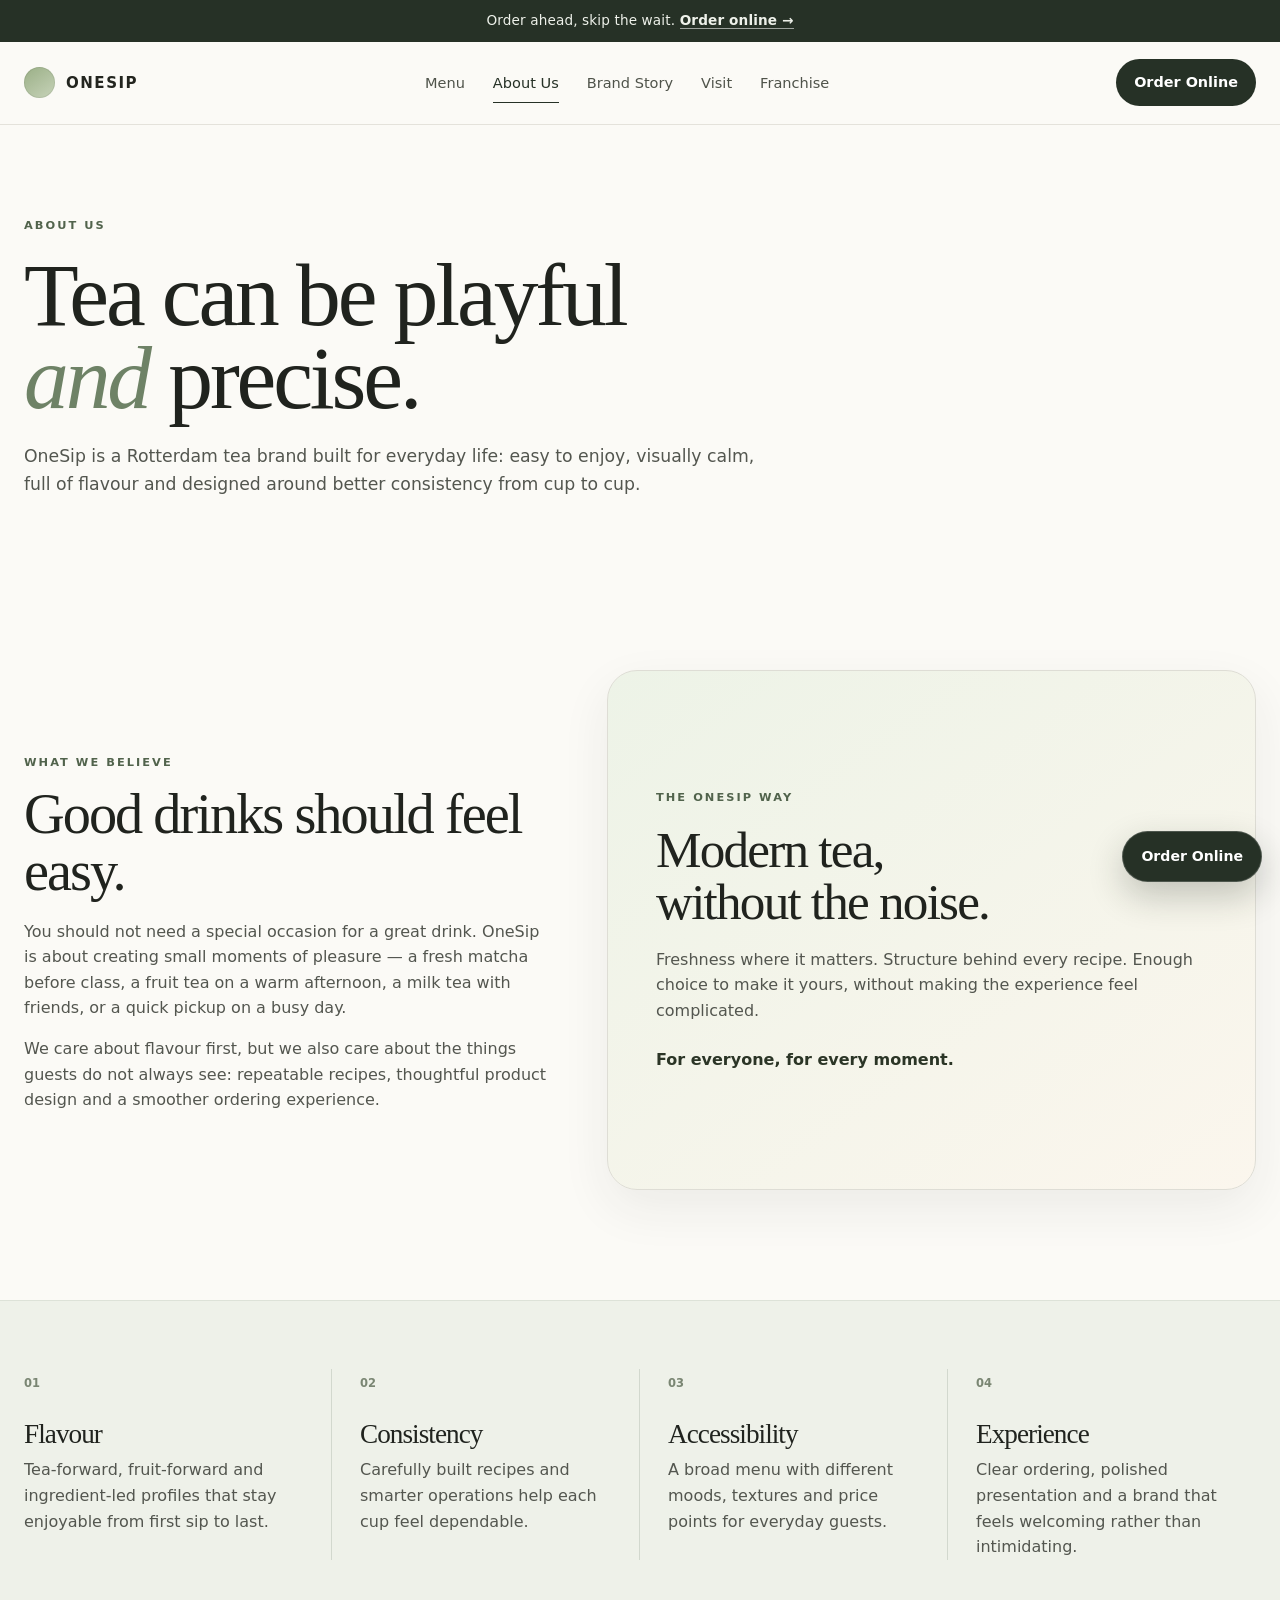
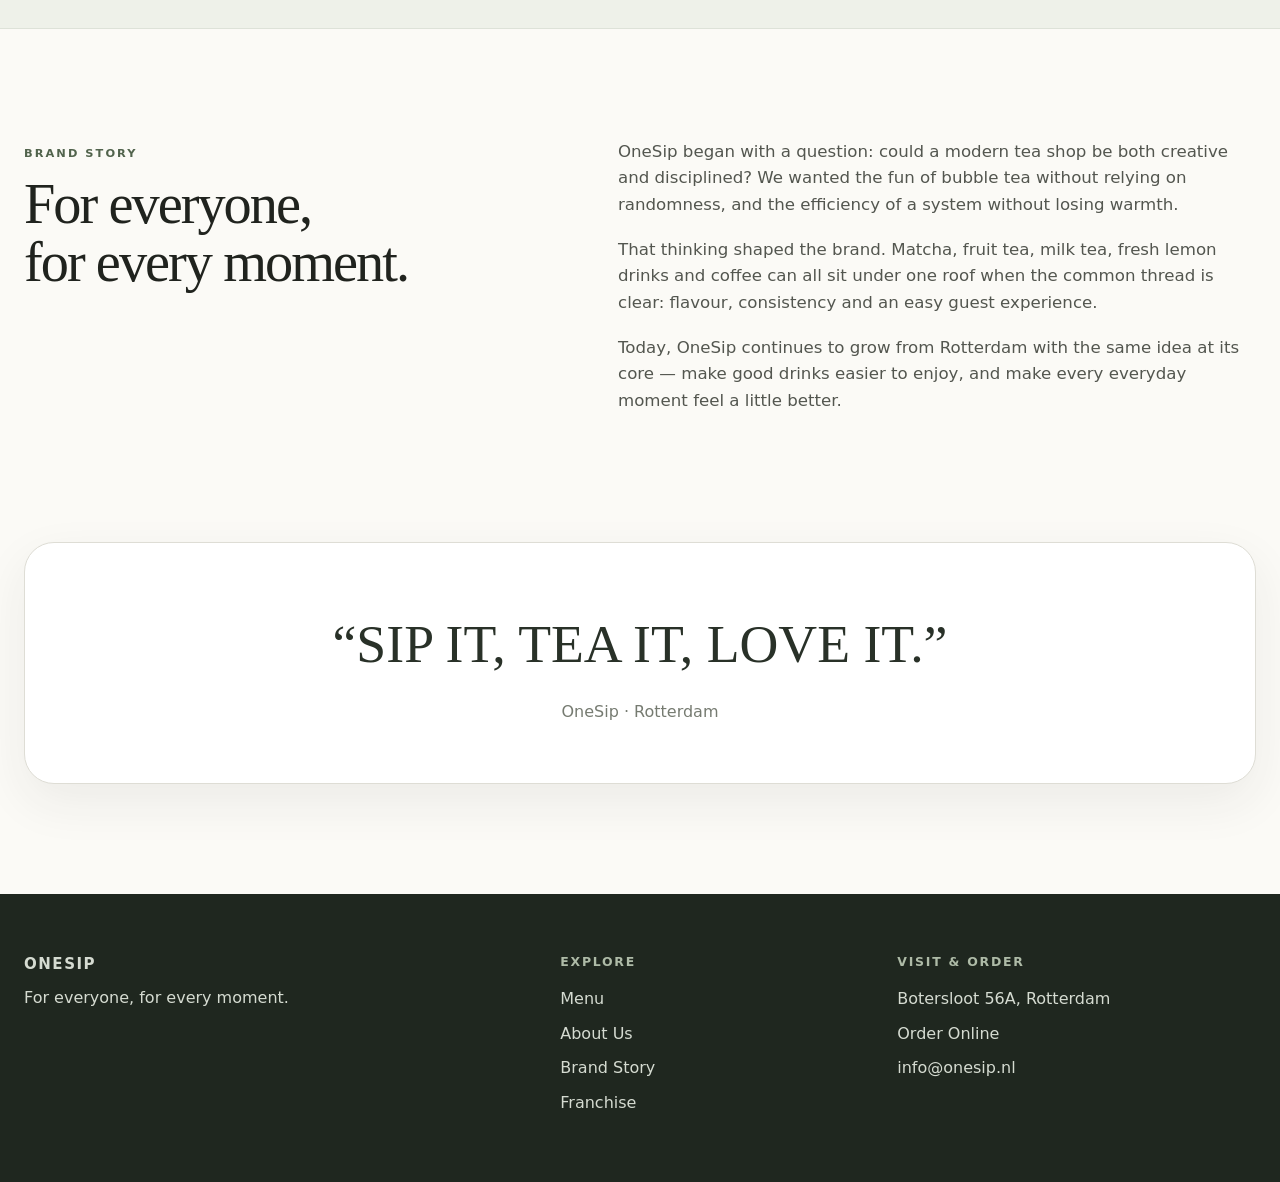
<file: about.html>
<!doctype html>
<html lang="en">
<head><meta charset="utf-8"><meta name="viewport" content="width=device-width,initial-scale=1"><title>About OneSip | Our Story</title><meta name="description" content="Discover OneSip Rotterdam: a modern tea brand built around flavour, consistency, accessibility and a better everyday drink experience."><link rel="stylesheet" href="styles.css"></head>
<body>
  <div class="topbar">Order ahead, skip the wait. <a href="https://onesip-m.eu.restosuite.ai/">Order online →</a></div>
  <header class="site-header"><div class="shell header-inner"><a class="brand" href="index.html"><span class="brand-dot"></span><span>ONESIP</span></a><nav class="nav"><a href="menu.html">Menu</a><a class="active" href="about.html">About Us</a><a href="#story">Brand Story</a><a href="visit.html">Visit</a><a href="franchise.html">Franchise</a></nav><a class="order-btn" href="https://onesip-m.eu.restosuite.ai/">Order Online</a></div></header>
  <main>
    <section class="shell page-hero"><span class="eyebrow">ABOUT US</span><h1>Tea can be playful<br><em>and</em> precise.</h1><p class="lead narrow">OneSip is a Rotterdam tea brand built for everyday life: easy to enjoy, visually calm, full of flavour and designed around better consistency from cup to cup.</p></section>

    <section class="shell about-grid section">
      <div class="about-copy"><span class="eyebrow">WHAT WE BELIEVE</span><h2>Good drinks should feel easy.</h2><p>You should not need a special occasion for a great drink. OneSip is about creating small moments of pleasure — a fresh matcha before class, a fruit tea on a warm afternoon, a milk tea with friends, or a quick pickup on a busy day.</p><p>We care about flavour first, but we also care about the things guests do not always see: repeatable recipes, thoughtful product design and a smoother ordering experience.</p></div>
      <div class="about-photo" style="background:linear-gradient(145deg,#edf3e7,#fbf6ed);padding:48px;display:flex;flex-direction:column;justify-content:center;min-height:520px;">
        <span class="eyebrow">THE ONESIP WAY</span>
        <h2 style="font-size:clamp(2.2rem,4vw,3.8rem);margin:18px 0;">Modern tea,<br>without the noise.</h2>
        <p>Freshness where it matters. Structure behind every recipe. Enough choice to make it yours, without making the experience feel complicated.</p>
        <p style="margin-top:24px;font-weight:700;color:#2b3526;">For everyone, for every moment.</p>
      </div>
    </section>

    <section class="values-band"><div class="shell values-grid"><article><span>01</span><h3>Flavour</h3><p>Tea-forward, fruit-forward and ingredient-led profiles that stay enjoyable from first sip to last.</p></article><article><span>02</span><h3>Consistency</h3><p>Carefully built recipes and smarter operations help each cup feel dependable.</p></article><article><span>03</span><h3>Accessibility</h3><p>A broad menu with different moods, textures and price points for everyday guests.</p></article><article><span>04</span><h3>Experience</h3><p>Clear ordering, polished presentation and a brand that feels welcoming rather than intimidating.</p></article></div></section>

    <section id="story" class="shell brand-story section"><div class="story-title"><span class="eyebrow">BRAND STORY</span><h2>For everyone,<br>for every moment.</h2></div><div class="story-body"><p>OneSip began with a question: could a modern tea shop be both creative and disciplined? We wanted the fun of bubble tea without relying on randomness, and the efficiency of a system without losing warmth.</p><p>That thinking shaped the brand. Matcha, fruit tea, milk tea, fresh lemon drinks and coffee can all sit under one roof when the common thread is clear: flavour, consistency and an easy guest experience.</p><p>Today, OneSip continues to grow from Rotterdam with the same idea at its core — make good drinks easier to enjoy, and make every everyday moment feel a little better.</p></div></section>

    <section class="shell quote-panel"><p>“SIP IT, TEA IT, LOVE IT.”</p><span>OneSip · Rotterdam</span></section>
  </main>
  <a class="floating-order" href="https://onesip-m.eu.restosuite.ai/">Order Online</a>
  <footer class="footer"><div class="shell footer-grid"><div><a class="brand footer-brand" href="index.html"><span class="brand-dot"></span><span>ONESIP</span></a><p>For everyone, for every moment.</p></div><div><h4>Explore</h4><a href="menu.html">Menu</a><a href="about.html">About Us</a><a href="#story">Brand Story</a><a href="franchise.html">Franchise</a></div><div><h4>Visit & Order</h4><a href="visit.html">Botersloot 56A, Rotterdam</a><a href="https://onesip-m.eu.restosuite.ai/">Order Online</a><a href="mailto:info@onesip.nl">info@onesip.nl</a></div></div></footer>
</body>
</html>
</file>
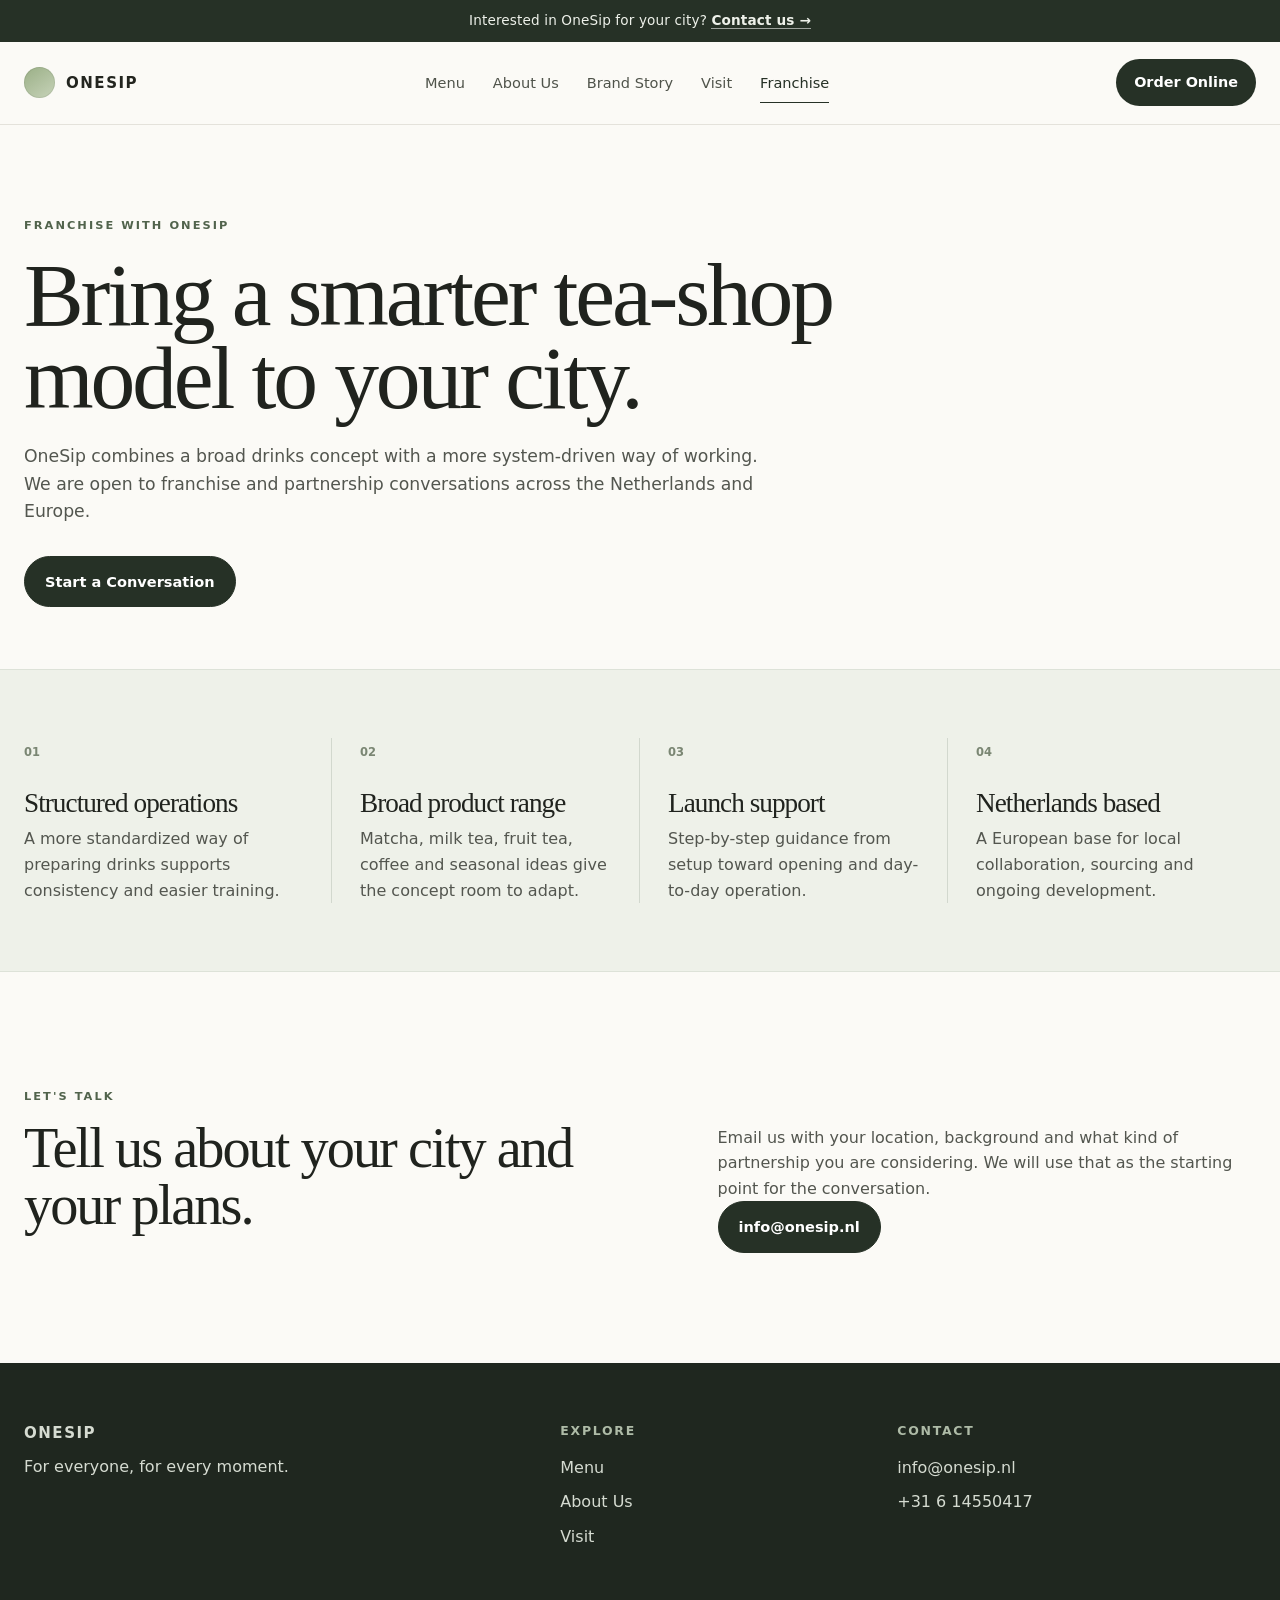
<file: franchise.html>
<!doctype html>
<html lang="en">
<head><meta charset="utf-8"><meta name="viewport" content="width=device-width,initial-scale=1"><title>Franchise with OneSip</title><meta name="description" content="Learn about OneSip franchise and partnership opportunities across the Netherlands and Europe."><link rel="stylesheet" href="styles.css"></head>
<body>
  <div class="topbar">Interested in OneSip for your city? <a href="mailto:info@onesip.nl?subject=OneSip%20Franchise%20Inquiry">Contact us →</a></div>
  <header class="site-header"><div class="shell header-inner"><a class="brand" href="index.html"><span class="brand-dot"></span><span>ONESIP</span></a><nav class="nav"><a href="menu.html">Menu</a><a href="about.html">About Us</a><a href="about.html#story">Brand Story</a><a href="visit.html">Visit</a><a class="active" href="franchise.html">Franchise</a></nav><a class="order-btn" href="https://onesip-m.eu.restosuite.ai/">Order Online</a></div></header>
  <main>
    <section class="shell page-hero"><span class="eyebrow">FRANCHISE WITH ONESIP</span><h1>Bring a smarter tea-shop model to your city.</h1><p class="lead narrow">OneSip combines a broad drinks concept with a more system-driven way of working. We are open to franchise and partnership conversations across the Netherlands and Europe.</p><div class="actions"><a class="button primary" href="mailto:info@onesip.nl?subject=OneSip%20Franchise%20Inquiry">Start a Conversation</a></div></section>
    <section class="values-band"><div class="shell values-grid"><article><span>01</span><h3>Structured operations</h3><p>A more standardized way of preparing drinks supports consistency and easier training.</p></article><article><span>02</span><h3>Broad product range</h3><p>Matcha, milk tea, fruit tea, coffee and seasonal ideas give the concept room to adapt.</p></article><article><span>03</span><h3>Launch support</h3><p>Step-by-step guidance from setup toward opening and day-to-day operation.</p></article><article><span>04</span><h3>Netherlands based</h3><p>A European base for local collaboration, sourcing and ongoing development.</p></article></div></section>
    <section class="shell section franchise-contact"><div><span class="eyebrow">LET'S TALK</span><h2>Tell us about your city and your plans.</h2></div><div><p>Email us with your location, background and what kind of partnership you are considering. We will use that as the starting point for the conversation.</p><a class="button primary" href="mailto:info@onesip.nl?subject=OneSip%20Franchise%20Inquiry">info@onesip.nl</a></div></section>
  </main>
  <footer class="footer"><div class="shell footer-grid"><div><a class="brand footer-brand" href="index.html"><span class="brand-dot"></span><span>ONESIP</span></a><p>For everyone, for every moment.</p></div><div><h4>Explore</h4><a href="menu.html">Menu</a><a href="about.html">About Us</a><a href="visit.html">Visit</a></div><div><h4>Contact</h4><a href="mailto:info@onesip.nl">info@onesip.nl</a><a href="tel:+31614550417">+31 6 14550417</a></div></div></footer>
</body>
</html>
</file>
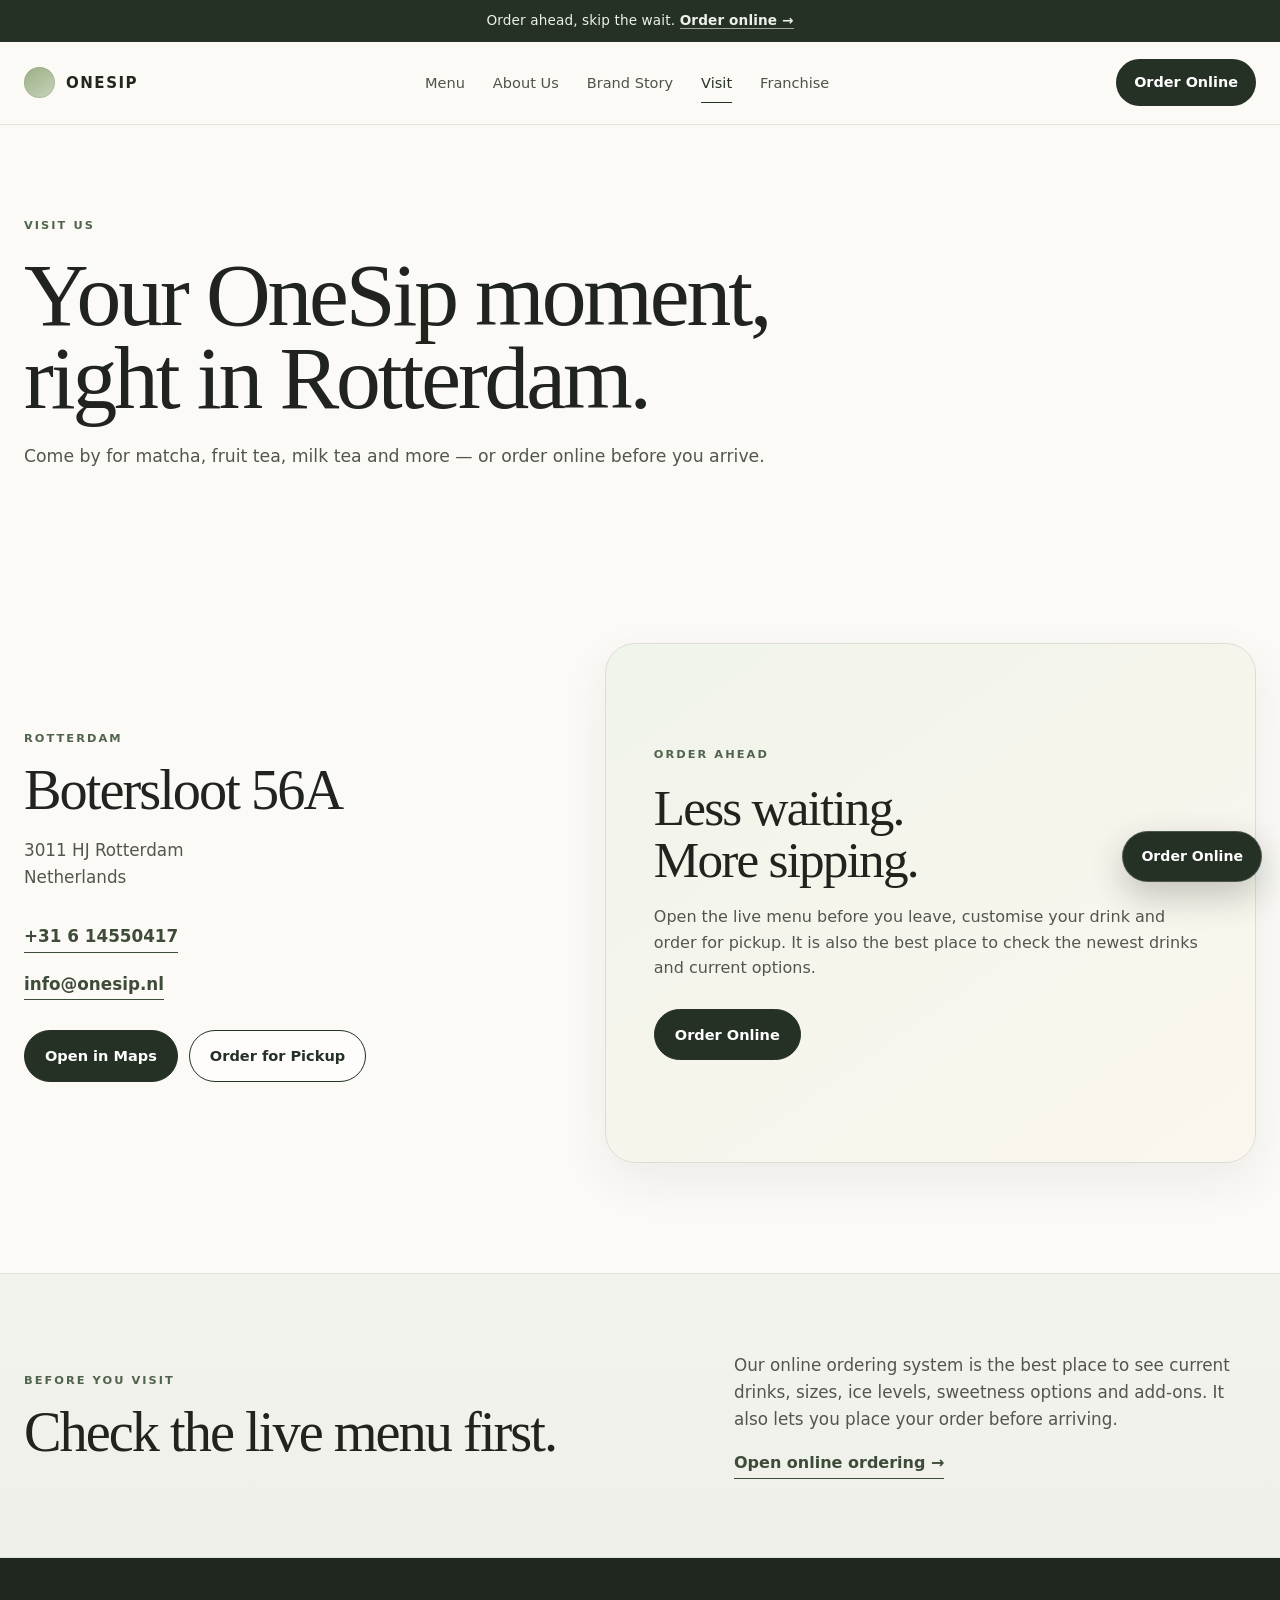
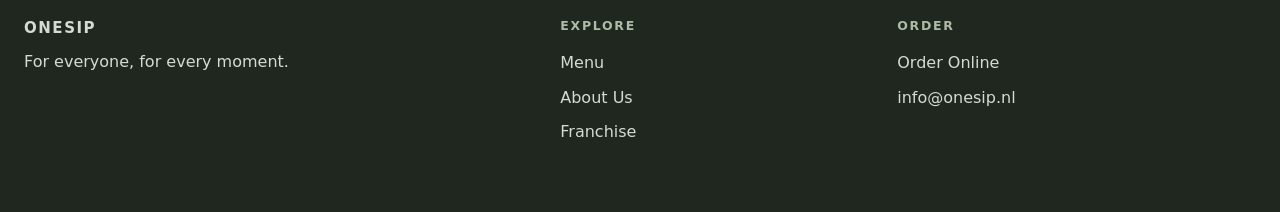
<file: visit.html>
<!doctype html>
<html lang="en">
<head><meta charset="utf-8"><meta name="viewport" content="width=device-width,initial-scale=1"><title>Visit OneSip Rotterdam</title><meta name="description" content="Visit OneSip at Botersloot 56A, 3011 HJ Rotterdam. Order online for pickup and explore our latest menu."><link rel="stylesheet" href="styles.css"></head>
<body>
  <div class="topbar">Order ahead, skip the wait. <a href="https://onesip-m.eu.restosuite.ai/">Order online →</a></div>
  <header class="site-header"><div class="shell header-inner"><a class="brand" href="index.html"><span class="brand-dot"></span><span>ONESIP</span></a><nav class="nav"><a href="menu.html">Menu</a><a href="about.html">About Us</a><a href="about.html#story">Brand Story</a><a class="active" href="visit.html">Visit</a><a href="franchise.html">Franchise</a></nav><a class="order-btn" href="https://onesip-m.eu.restosuite.ai/">Order Online</a></div></header>
  <main>
    <section class="shell page-hero"><span class="eyebrow">VISIT US</span><h1>Your OneSip moment,<br>right in Rotterdam.</h1><p class="lead narrow">Come by for matcha, fruit tea, milk tea and more — or order online before you arrive.</p></section>
    <section class="shell visit-detail section">
      <div class="location-card"><span class="eyebrow">ROTTERDAM</span><h2>Botersloot 56A</h2><p>3011 HJ Rotterdam<br>Netherlands</p><p><a class="text-link" href="tel:+31614550417">+31 6 14550417</a><br><a class="text-link" href="mailto:info@onesip.nl">info@onesip.nl</a></p><div class="actions"><a class="button primary" href="https://www.google.com/maps/search/?api=1&query=Botersloot+56A+Rotterdam">Open in Maps</a><a class="button secondary" href="https://onesip-m.eu.restosuite.ai/">Order for Pickup</a></div></div>
      <div class="visit-photo" style="background:linear-gradient(145deg,#f0f4ea,#fbf6ee);padding:48px;display:flex;flex-direction:column;justify-content:center;min-height:520px;">
        <span class="eyebrow">ORDER AHEAD</span>
        <h2 style="font-size:clamp(2.2rem,4vw,3.8rem);margin:18px 0;">Less waiting.<br>More sipping.</h2>
        <p>Open the live menu before you leave, customise your drink and order for pickup. It is also the best place to check the newest drinks and current options.</p>
        <div class="actions" style="margin-top:28px;"><a class="button primary" href="https://onesip-m.eu.restosuite.ai/">Order Online</a></div>
      </div>
    </section>
    <section class="soft-band"><div class="shell split-intro"><div><span class="eyebrow">BEFORE YOU VISIT</span><h2>Check the live menu first.</h2></div><div><p>Our online ordering system is the best place to see current drinks, sizes, ice levels, sweetness options and add-ons. It also lets you place your order before arriving.</p><a class="text-link" href="https://onesip-m.eu.restosuite.ai/">Open online ordering →</a></div></div></section>
  </main>
  <a class="floating-order" href="https://onesip-m.eu.restosuite.ai/">Order Online</a>
  <footer class="footer"><div class="shell footer-grid"><div><a class="brand footer-brand" href="index.html"><span class="brand-dot"></span><span>ONESIP</span></a><p>For everyone, for every moment.</p></div><div><h4>Explore</h4><a href="menu.html">Menu</a><a href="about.html">About Us</a><a href="franchise.html">Franchise</a></div><div><h4>Order</h4><a href="https://onesip-m.eu.restosuite.ai/">Order Online</a><a href="mailto:info@onesip.nl">info@onesip.nl</a></div></div></footer>
</body>
</html>
</file>
<file: styles.css>
:root{
  --paper:#fbfaf6;
  --paper-soft:#f3f0e8;
  --paper-green:#eef2e9;
  --white:#ffffff;
  --ink:#23251f;
  --muted:#686a62;
  --line:#deddd5;
  --sage:#aebd9e;
  --sage-dark:#51634c;
  --deep:#263126;
  --shadow:0 18px 50px rgba(39,48,38,.07);
  --serif:"Iowan Old Style","Baskerville","Times New Roman",Georgia,serif;
}
*{box-sizing:border-box}
html{scroll-behavior:smooth}
body{margin:0;background:var(--paper);color:var(--ink);font-family:Inter,ui-sans-serif,system-ui,-apple-system,"Segoe UI",sans-serif;line-height:1.6}
a{color:inherit;text-decoration:none}
img{display:block;max-width:100%}
.shell{width:min(1240px,calc(100% - 48px));margin:0 auto}
.topbar{background:var(--deep);color:#eef1ea;text-align:center;padding:10px 18px;font-size:.85rem;letter-spacing:.01em}
.topbar a{font-weight:800;border-bottom:1px solid rgba(255,255,255,.55)}
.site-header{position:sticky;top:0;z-index:50;background:rgba(251,250,246,.92);backdrop-filter:blur(16px);border-bottom:1px solid rgba(222,221,213,.82)}
.header-inner{min-height:82px;display:grid;grid-template-columns:auto 1fr auto;align-items:center;gap:32px}
.brand{display:inline-flex;align-items:center;gap:11px;font-weight:850;letter-spacing:.10em;font-size:.94rem}
.brand-dot{width:31px;height:31px;border-radius:50%;background:linear-gradient(145deg,#9aaf86,#c7d3b9);box-shadow:inset 0 0 0 1px rgba(35,49,38,.09)}
.nav{display:flex;justify-content:center;gap:28px;font-size:.91rem;color:#4f534a}
.nav a{padding:8px 0;border-bottom:1px solid transparent}
.nav a:hover,.nav a.active{color:var(--deep);border-bottom-color:var(--deep)}
.order-btn{background:var(--deep);color:#fff;padding:12px 18px;border-radius:999px;font-size:.9rem;font-weight:800;white-space:nowrap}
.eyebrow{display:inline-block;color:var(--sage-dark);font-size:.71rem;letter-spacing:.18em;font-weight:850;text-transform:uppercase}
h1,h2,h3{font-family:var(--serif);font-weight:500;letter-spacing:-.035em;color:#20231e}
h1{font-size:clamp(3.55rem,7vw,6.7rem);line-height:.92;margin:18px 0 24px}
h1 em{font-style:italic;color:#6e8266}
h2{font-size:clamp(2.45rem,4.4vw,4.3rem);line-height:1.02;margin:12px 0 18px}
h3{font-size:1.55rem;line-height:1.08;margin:8px 0}
p{margin:0;color:#53564f}.lead{font-size:1.08rem;max-width:690px}.lead.narrow{max-width:760px}
.actions{display:flex;flex-wrap:wrap;gap:11px;margin-top:30px}.button{display:inline-flex;align-items:center;justify-content:center;padding:13px 20px;border-radius:999px;font-weight:800;font-size:.91rem;border:1px solid var(--deep);transition:transform .18s ease,opacity .18s ease}.button:hover{transform:translateY(-1px)}.button.primary{background:var(--deep);color:#fff}.button.secondary{background:rgba(255,255,255,.70);color:var(--deep)}.button.large{padding:15px 24px}
.text-link{display:inline-block;margin-top:18px;font-weight:800;border-bottom:1px solid currentColor;padding-bottom:2px;color:#3e4b39}
.hero{display:grid;grid-template-columns:1.04fr .96fr;gap:68px;align-items:center;padding:76px 0 88px}.hero-copy{padding-right:8px}.mini-proof{display:flex;flex-wrap:wrap;gap:9px;margin-top:28px}.mini-proof span{background:#fff;border:1px solid var(--line);border-radius:999px;padding:9px 12px;font-size:.78rem;font-weight:700;color:#62665d}.hero-visual{background:linear-gradient(180deg,#f5f2ea 0,#eee9df 100%);border:1px solid #e1ddd3;border-radius:36px;padding:20px;box-shadow:var(--shadow)}.hero-photo{background:#fff;border-radius:26px;overflow:hidden}.hero-photo img{width:100%;height:570px;object-fit:contain}.hero-caption{display:flex;justify-content:space-between;align-items:end;gap:20px;padding:21px 10px 6px}.hero-caption h2{font-size:2.25rem;margin:3px 0 0}.hero-caption p{font-weight:700;color:#797c73}
.soft-band{background:linear-gradient(180deg,#f1f3ec 0,#eef0e9 100%);border-top:1px solid #e0e4da;border-bottom:1px solid #e0e4da}.split-intro{display:grid;grid-template-columns:1.1fr .9fr;gap:72px;align-items:end;padding:78px 0}.split-intro p{font-size:1.05rem}.section{padding:110px 0}.section-head{display:flex;justify-content:space-between;align-items:end;gap:30px;margin-bottom:36px}.section-head h2{max-width:820px}
.product-trio{display:grid;grid-template-columns:repeat(3,1fr);gap:20px}.product-card{background:#fff;border:1px solid var(--line);border-radius:28px;overflow:hidden;box-shadow:var(--shadow)}.product-card img{width:100%;aspect-ratio:1.25/1;object-fit:contain;background:#fff}.product-meta{padding:18px 20px 22px}.product-meta span{color:#74786e;font-size:.72rem;letter-spacing:.12em;text-transform:uppercase;font-weight:800}.product-meta h3{margin-top:5px}
.order-panel{background:linear-gradient(130deg,#f3f0e8 0,#eef3e9 100%);border:1px solid #dfe2d8;border-radius:34px;padding:42px 44px;display:grid;grid-template-columns:1fr auto;align-items:end;gap:48px;margin-bottom:30px}.order-panel h2{font-size:clamp(2.25rem,3.7vw,3.7rem);max-width:760px}.order-panel p{max-width:760px}.menu-order{margin-top:40px;margin-bottom:110px}
.story-preview{display:grid;grid-template-columns:.95fr 1.05fr;gap:54px;align-items:center}.story-copy p{margin-top:14px}.story-image{background:#fff;border:1px solid var(--line);border-radius:30px;padding:14px;box-shadow:var(--shadow)}.story-image img{width:100%;height:auto;object-fit:contain;border-radius:20px}
.visit-band{background:#edf1e8;border-top:1px solid #dfe4da}.visit-grid{padding:70px 0;display:flex;justify-content:space-between;align-items:end;gap:38px}.visit-grid h2{max-width:700px}.visit-grid .actions{margin:0}
.footer{background:#1f271f;color:#e8ece5;padding:58px 0}.footer-grid{display:grid;grid-template-columns:1.25fr .75fr .9fr;gap:38px}.footer h4{margin:0 0 14px;font-size:.78rem;letter-spacing:.14em;text-transform:uppercase;color:#aebba7}.footer a,.footer p{display:block;color:#d5dbd1;margin:0 0 9px}.footer-brand{color:#fff;margin-bottom:14px}
.floating-order{position:fixed;right:18px;bottom:18px;z-index:60;background:var(--deep);color:#fff;border:1px solid rgba(255,255,255,.18);box-shadow:0 14px 35px rgba(28,37,29,.24);padding:13px 18px;border-radius:999px;font-size:.88rem;font-weight:850}
.page-hero{padding:86px 0 62px}.page-hero h1{max-width:1000px}.menu-category{padding:40px 0 70px}.category-head{display:grid;grid-template-columns:.35fr 1fr;gap:38px;align-items:start;margin-bottom:28px}.category-head h2{font-size:clamp(2.2rem,3.7vw,3.5rem);margin:0}.menu-grid{display:grid;grid-template-columns:repeat(4,1fr);gap:18px}.menu-grid.three{grid-template-columns:repeat(3,1fr)}.menu-card{background:#fff;border:1px solid var(--line);border-radius:24px;padding:12px 12px 18px;box-shadow:var(--shadow)}.menu-card img{width:100%;height:auto;object-fit:contain;border-radius:16px}.menu-card h3{font-size:1.25rem;padding:8px 7px 0}
.about-grid{display:grid;grid-template-columns:.9fr 1.1fr;gap:52px;align-items:center}.about-copy p{margin-top:15px}.about-photo{background:#fff;border:1px solid var(--line);border-radius:30px;padding:14px;box-shadow:var(--shadow)}.about-photo img{border-radius:20px;width:100%;height:auto;object-fit:contain}.values-band{background:#eef1e9;border-top:1px solid #dde2d8;border-bottom:1px solid #dde2d8}.values-grid{display:grid;grid-template-columns:repeat(4,1fr);padding:68px 0}.values-grid article{padding:0 28px;border-right:1px solid #d2d8ce}.values-grid article:first-child{padding-left:0}.values-grid article:last-child{border-right:0}.values-grid span{font-size:.72rem;font-weight:850;color:#7a8673}.values-grid h3{font-size:1.7rem;margin:25px 0 8px}.brand-story{display:grid;grid-template-columns:.9fr 1.1fr;gap:72px}.story-body p{font-size:1.04rem;margin-bottom:18px}.quote-panel{margin-bottom:110px;background:#fff;border:1px solid var(--line);border-radius:30px;text-align:center;padding:58px 24px;box-shadow:var(--shadow)}.quote-panel p{font-family:var(--serif);font-size:clamp(2.3rem,4.2vw,4rem);color:#293128}.quote-panel span{display:block;margin-top:12px;color:#767b71}.visit-detail{display:grid;grid-template-columns:.9fr 1.1fr;gap:48px;align-items:center}.location-card{padding:12px 0}.location-card p{font-size:1.05rem;margin-top:14px}.visit-photo{background:#fff;border:1px solid var(--line);border-radius:30px;padding:14px;box-shadow:var(--shadow)}.visit-photo img{width:100%;height:auto;object-fit:contain;border-radius:20px}.franchise-contact{display:grid;grid-template-columns:1fr .85fr;gap:60px;align-items:end}
.menu-note-card{background:#fff;border:1px solid var(--line);border-radius:24px;padding:28px;box-shadow:var(--shadow);max-width:760px}.menu-note-card p{font-size:1.03rem}
.menu-card p{padding:0 7px 8px;font-size:.9rem;color:#6a6d64}.menu-list-band{background:#eef1e9;border-top:1px solid #dde2d8;border-bottom:1px solid #dde2d8}.menu-list-grid{display:grid;grid-template-columns:repeat(4,1fr);padding:66px 0;gap:28px}.menu-list-grid article{padding-right:26px;border-right:1px solid #d2d8ce}.menu-list-grid article:last-child{border-right:0}.menu-list-grid h3{margin-top:18px}.menu-list-grid ul{list-style:none;padding:0;margin:16px 0 0}.menu-list-grid li{padding:9px 0;border-bottom:1px solid #d8ddd4;color:#5c6058}.menu-list-grid li:last-child{border-bottom:0}
@media(max-width:1040px){.nav{display:none}.header-inner{grid-template-columns:1fr auto}.hero,.split-intro,.story-preview,.about-grid,.brand-story,.visit-detail,.franchise-contact{grid-template-columns:1fr}.hero{gap:38px}.hero-photo img{height:auto}.product-trio,.menu-grid,.menu-grid.three{grid-template-columns:repeat(2,1fr)}.values-grid{grid-template-columns:repeat(2,1fr);gap:36px}.values-grid article{border-right:0;padding:0}.order-panel{grid-template-columns:1fr}.visit-grid{align-items:flex-start;flex-direction:column}.category-head{grid-template-columns:1fr}.footer-grid{grid-template-columns:1fr 1fr}.menu-list-grid{grid-template-columns:repeat(2,1fr)}.menu-list-grid article{border-right:0}}
@media(max-width:640px){.shell{width:min(100% - 32px,1240px)}.topbar{font-size:.78rem}.site-header{top:0}.header-inner{min-height:70px}.order-btn{display:none}.hero{padding:46px 0 62px}.hero h1{font-size:clamp(3.25rem,14vw,4.7rem)}.hero-visual{border-radius:26px;padding:12px}.hero-photo{border-radius:20px}.hero-caption{align-items:flex-start;flex-direction:column}.split-intro,.section,.page-hero{padding-top:70px;padding-bottom:70px}.product-trio,.menu-grid,.menu-grid.three,.values-grid,.footer-grid{grid-template-columns:1fr}.order-panel{padding:30px 24px;border-radius:26px}.visit-grid{padding:58px 0}.floating-order{left:16px;right:16px;bottom:14px;text-align:center}.footer{padding-bottom:92px}.section-head{align-items:flex-start;flex-direction:column}.menu-category{padding-bottom:52px}.quote-panel{margin-bottom:76px}.menu-list-grid{grid-template-columns:1fr;padding:50px 0}}
</file>
